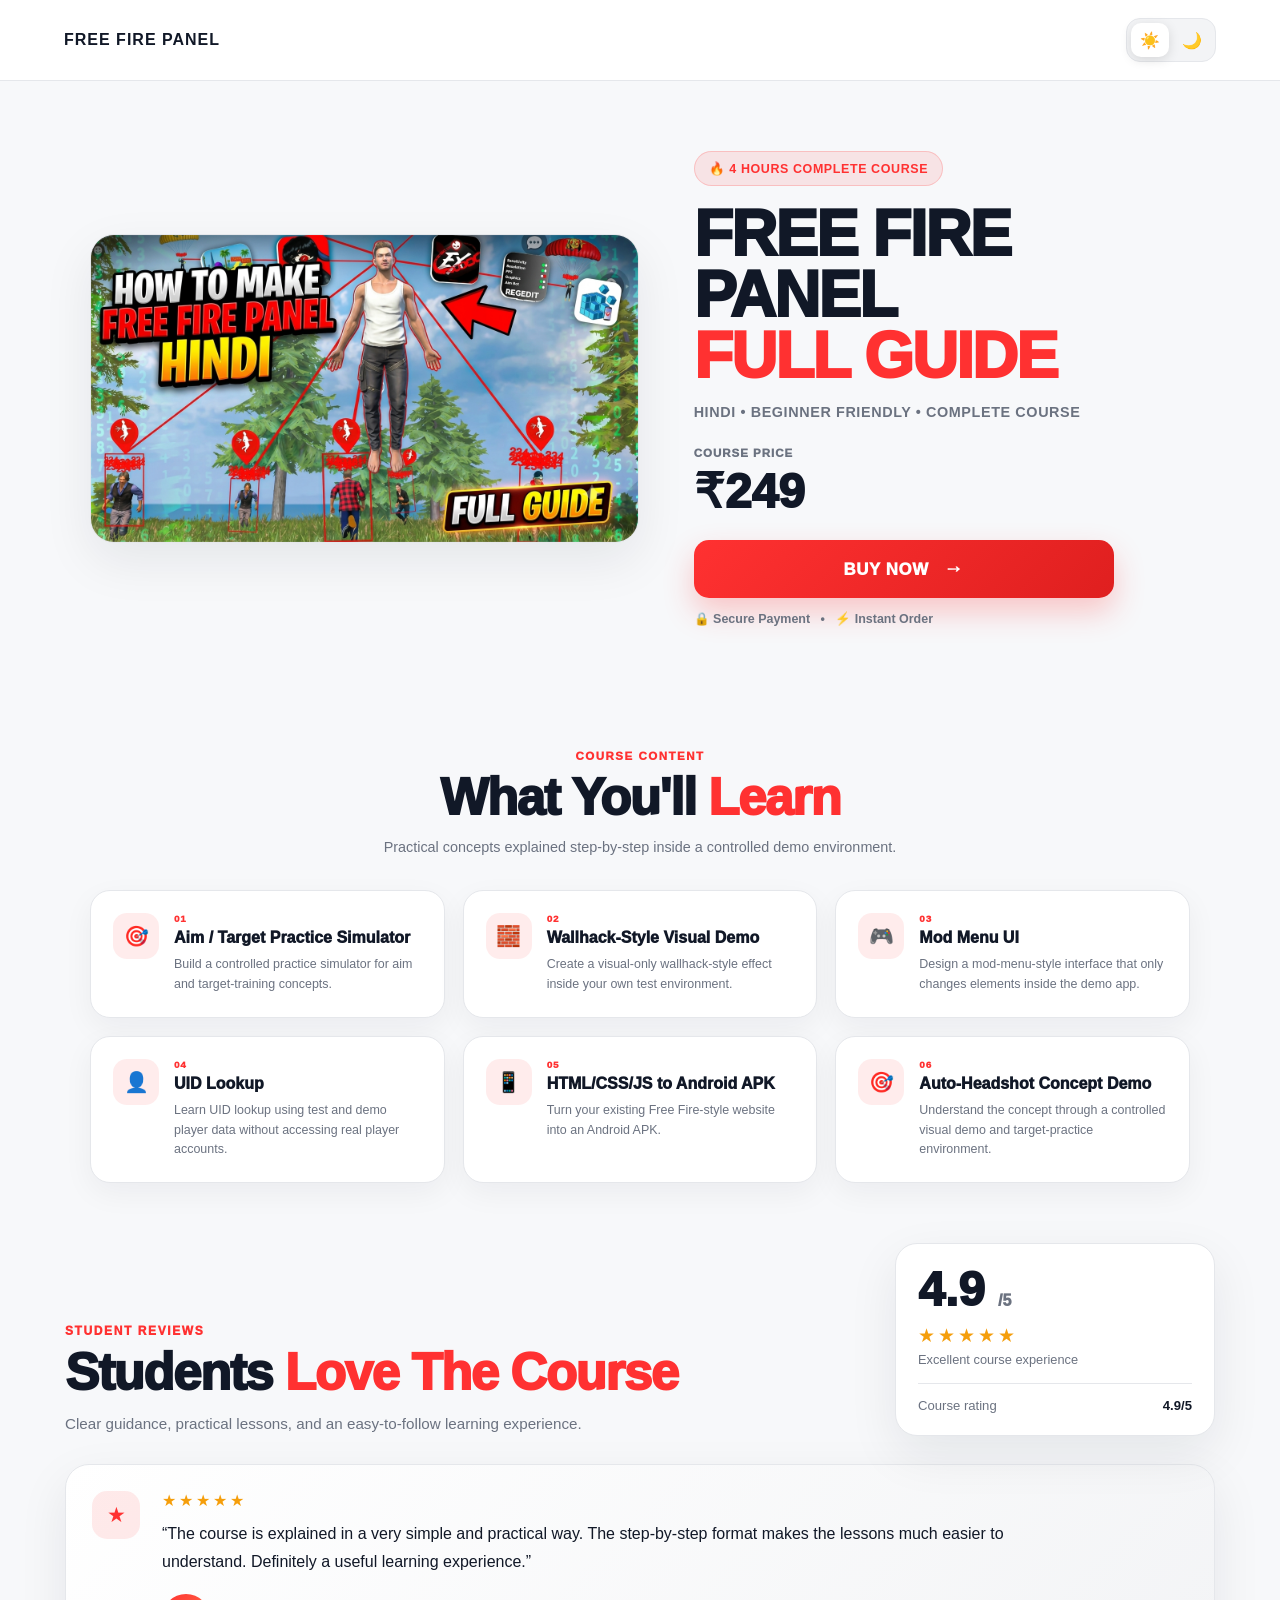
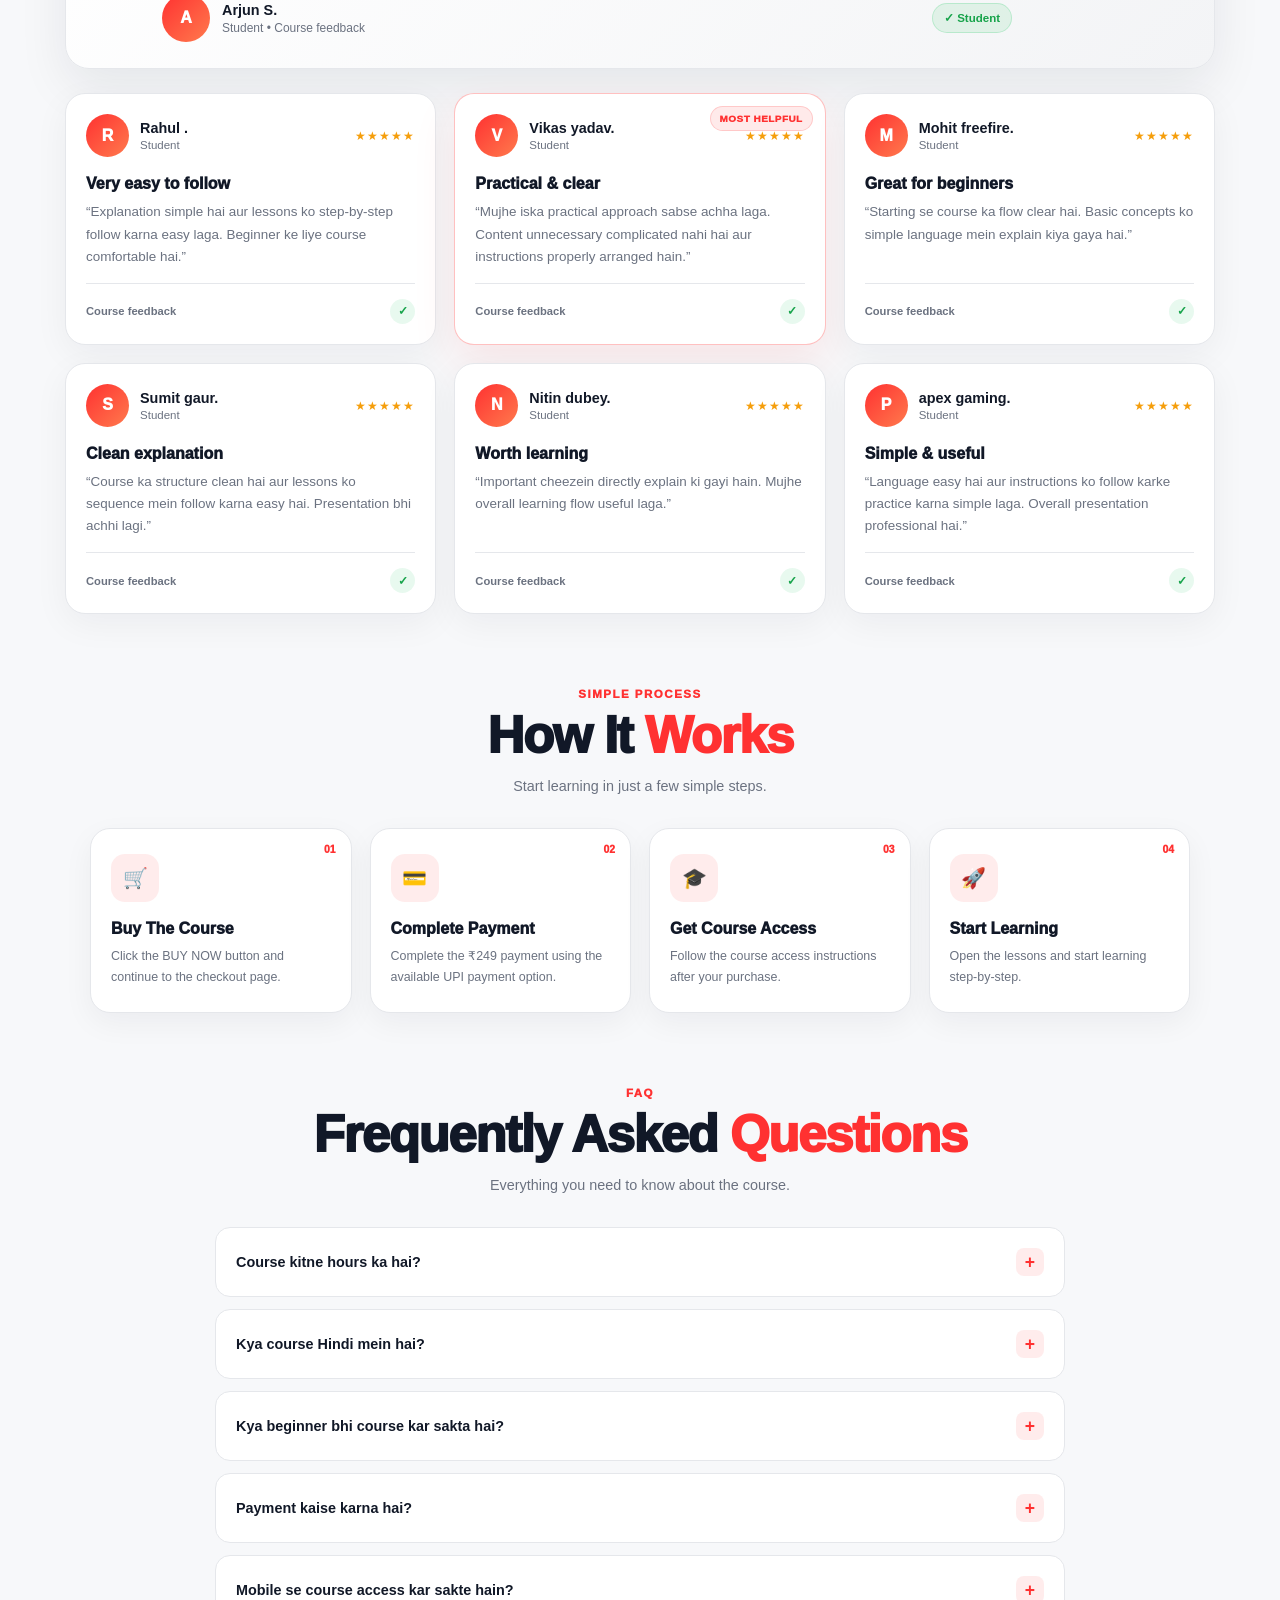
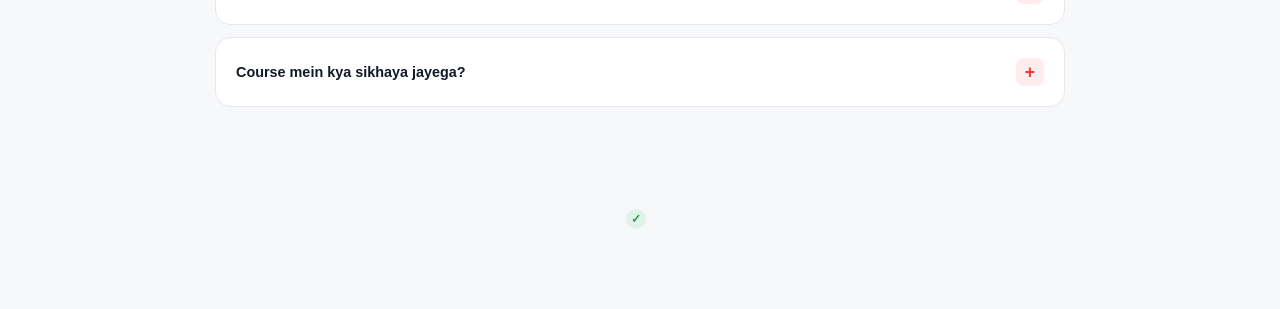
<file: index.html>
<!DOCTYPE html>
<html lang="en">
<head>
  <meta charset="UTF-8">
  <meta name="viewport" content="width=device-width, initial-scale=1.0">

  <title>Free Fire Panel Course</title>

  <link rel="stylesheet" href="style.css">
</head>

<body>

  <!-- =========================
       TOP BAR
  ========================== -->

  <header class="topbar">
    <div class="brand">
      FREE FIRE PANEL
    </div>

    <div class="theme-switcher" aria-label="Theme selector">
      <button
        type="button"
        class="theme-option active"
        id="lightTheme"
        title="Light mode">
        ☀️
      </button>

      <button
        type="button"
        class="theme-option"
        id="darkTheme"
        title="Dark mode">
        🌙
      </button>
    </div>
  </header>


  <!-- =========================
       HERO / COURSE SECTION
  ========================== -->

  <main class="home">

    <div class="container">

      <!-- Thumbnail -->
      <div class="thumbnail-card">
        <img
          src="Gemini_Generated_Image_s88ifys88ifys88i.png"
          alt="Free Fire Panel Course">
      </div>


      <!-- Course Info -->
      <div class="course-info">

        <div class="course-badge">
          🔥 4 HOURS COMPLETE COURSE
        </div>

        <h1>
          FREE FIRE PANEL
          <br>
          <span>FULL GUIDE</span>
        </h1>

        <p class="language">
          HINDI • BEGINNER FRIENDLY • COMPLETE COURSE
        </p>


        <div class="price">
          <small>COURSE PRICE</small>
          ₹249
        </div>


        <button
          class="buy-btn"
          onclick="buyNow()">

          BUY NOW

          <span>→</span>

        </button>


        <div class="secure">
          🔒 Secure Payment
          &nbsp; • &nbsp;
          ⚡ Instant Order
        </div>

      </div>

    </div>

  </main>

<section class="learn-section">

  <div class="section-heading">
    <span class="section-kicker">COURSE CONTENT</span>

    <h2>
      What You'll <span>Learn</span>
    </h2>

    <p>
      Practical concepts explained step-by-step inside
      a controlled demo environment.
    </p>
  </div>

  <div class="learn-grid">

    <div class="learn-card">
      <div class="learn-icon">🎯</div>
      <div>
        <span class="learn-number">01</span>
        <h3>Aim / Target Practice Simulator</h3>
        <p>
          Build a controlled practice simulator for
          aim and target-training concepts.
        </p>
      </div>
    </div>

    <div class="learn-card">
      <div class="learn-icon">🧱</div>
      <div>
        <span class="learn-number">02</span>
        <h3>Wallhack-Style Visual Demo</h3>
        <p>
          Create a visual-only wallhack-style effect
          inside your own test environment.
        </p>
      </div>
    </div>

    <div class="learn-card">
      <div class="learn-icon">🎮</div>
      <div>
        <span class="learn-number">03</span>
        <h3>Mod Menu UI</h3>
        <p>
          Design a mod-menu-style interface that only
          changes elements inside the demo app.
        </p>
      </div>
    </div>

    <div class="learn-card">
      <div class="learn-icon">👤</div>
      <div>
        <span class="learn-number">04</span>
        <h3>UID Lookup</h3>
        <p>
          Learn UID lookup using test and demo player
          data without accessing real player accounts.
        </p>
      </div>
    </div>

    <div class="learn-card">
      <div class="learn-icon">📱</div>
      <div>
        <span class="learn-number">05</span>
        <h3>HTML/CSS/JS to Android APK</h3>
        <p>
          Turn your existing Free Fire-style website
          into an Android APK.
        </p>
      </div>
    </div>

    <div class="learn-card">
      <div class="learn-icon">🎯</div>
      <div>
        <span class="learn-number">06</span>
        <h3>Auto-Headshot Concept Demo</h3>
        <p>
          Understand the concept through a controlled
          visual demo and target-practice environment.
        </p>
      </div>
    </div>

  </div>

</section>
  <!-- =========================
       PREMIUM REVIEWS
  ========================== -->

  <section class="student-reviews">

    <div class="reviews-wrap">


      <!-- Heading -->
      <div class="reviews-top">

        <div class="reviews-heading">

          <span class="reviews-kicker">
            STUDENT REVIEWS
          </span>

          <h2>
            Students
            <span>Love The Course</span>
          </h2>

          <p>
            Clear guidance, practical lessons,
            and an easy-to-follow learning experience.
          </p>

        </div>


        <!-- Rating -->
        <div class="rating-box">

          <div class="rating-score">
            4.9
            <small>/5</small>
          </div>

          <div class="rating-stars">
            ★★★★★
          </div>

          <div class="rating-caption">
            Excellent course experience
          </div>

          <div class="rating-line">

            <span>Course rating</span>

            <strong>4.9/5</strong>

          </div>

        </div>

      </div>


      <!-- Highlighted Review -->
      <div class="reviews-highlight">

        <div class="highlight-icon">
          ★
        </div>

        <div class="highlight-content">

          <div class="highlight-stars">
            ★★★★★
          </div>

          <p>
            “The course is explained in a very simple
            and practical way. The step-by-step format
            makes the lessons much easier to understand.
            Definitely a useful learning experience.”
          </p>


          <div class="highlight-user">

            <div class="review-avatar big">
              A
            </div>

            <div>
              <strong>Arjun S.</strong>

              <span>
                Student • Course feedback
              </span>
            </div>

            <div class="review-badge">
              ✓ Student
            </div>

          </div>

        </div>

      </div>


      <!-- Review Cards -->
      <div class="reviews-grid">


        <article class="review-card">

          <div class="review-card-top">

            <div class="review-avatar">
              R
            </div>

            <div class="review-person">
              <strong>Rahul .</strong>
              <span>Student</span>
            </div>

            <div class="review-mini-stars">
              ★★★★★
            </div>

          </div>


          <div class="review-card-body">

            <h3>
              Very easy to follow
            </h3>

            <p>
              “Explanation simple hai aur lessons
              ko step-by-step follow karna easy laga.
              Beginner ke liye course comfortable hai.”
            </p>

          </div>


          <div class="review-card-bottom">

            <span class="feedback-tag">
              Course feedback
            </span>

            <span class="review-check">
              ✓
            </span>

          </div>

        </article>



        <article class="review-card featured-review">

          <div class="featured-label">
            MOST HELPFUL
          </div>

          <div class="review-card-top">

            <div class="review-avatar">
              V
            </div>

            <div class="review-person">
              <strong>Vikas yadav.</strong>
              <span>Student</span>
            </div>

            <div class="review-mini-stars">
              ★★★★★
            </div>

          </div>


          <div class="review-card-body">

            <h3>
              Practical &amp; clear
            </h3>

            <p>
              “Mujhe iska practical approach
              sabse achha laga. Content unnecessary
              complicated nahi hai aur instructions
              properly arranged hain.”
            </p>

          </div>


          <div class="review-card-bottom">

            <span class="feedback-tag">
              Course feedback
            </span>

            <span class="review-check">
              ✓
            </span>

          </div>

        </article>



        <article class="review-card">

          <div class="review-card-top">

            <div class="review-avatar">
              M
            </div>

            <div class="review-person">
              <strong>Mohit freefire.</strong>
              <span>Student</span>
            </div>

            <div class="review-mini-stars">
              ★★★★★
            </div>

          </div>


          <div class="review-card-body">

            <h3>
              Great for beginners
            </h3>

            <p>
              “Starting se course ka flow clear hai.
              Basic concepts ko simple language mein
              explain kiya gaya hai.”
            </p>

          </div>


          <div class="review-card-bottom">

            <span class="feedback-tag">
              Course feedback
            </span>

            <span class="review-check">
              ✓
            </span>

          </div>

        </article>



        <article class="review-card">

          <div class="review-card-top">

            <div class="review-avatar">
              S
            </div>

            <div class="review-person">
              <strong>Sumit gaur.</strong>
              <span>Student</span>
            </div>

            <div class="review-mini-stars">
              ★★★★★
            </div>

          </div>


          <div class="review-card-body">

            <h3>
              Clean explanation
            </h3>

            <p>
              “Course ka structure clean hai aur
              lessons ko sequence mein follow karna
              easy hai. Presentation bhi achhi lagi.”
            </p>

          </div>


          <div class="review-card-bottom">

            <span class="feedback-tag">
              Course feedback
            </span>

            <span class="review-check">
              ✓
            </span>

          </div>

        </article>



        <article class="review-card">

          <div class="review-card-top">

            <div class="review-avatar">
              N
            </div>

            <div class="review-person">
              <strong>Nitin dubey.</strong>
              <span>Student</span>
            </div>

            <div class="review-mini-stars">
              ★★★★★
            </div>

          </div>


          <div class="review-card-body">

            <h3>
              Worth learning
            </h3>

            <p>
              “Important cheezein directly explain
              ki gayi hain. Mujhe overall learning
              flow useful laga.”
            </p>

          </div>


          <div class="review-card-bottom">

            <span class="feedback-tag">
              Course feedback
            </span>

            <span class="review-check">
              ✓
            </span>

          </div>

        </article>



        <article class="review-card">

          <div class="review-card-top">

            <div class="review-avatar">
              P
            </div>

            <div class="review-person">
              <strong>apex gaming.</strong>
              <span>Student</span>
            </div>

            <div class="review-mini-stars">
              ★★★★★
            </div>

          </div>


          <div class="review-card-body">

            <h3>
              Simple &amp; useful
            </h3>

            <p>
              “Language easy hai aur instructions
              ko follow karke practice karna simple laga.
              Overall presentation professional hai.”
            </p>

          </div>


          <div class="review-card-bottom">

            <span class="feedback-tag">
              Course feedback
            </span>

            <span class="review-check">
              ✓
            </span>

          </div>

        </article>

      </div>

<!-- =========================
     HOW IT WORKS
========================= -->

<section class="how-section">

  <div class="section-heading">
    <span class="section-kicker">SIMPLE PROCESS</span>

    <h2>
      How It <span>Works</span>
    </h2>

    <p>
      Start learning in just a few simple steps.
    </p>
  </div>

  <div class="how-grid">

    <div class="how-card">
      <div class="how-number">01</div>

      <div class="how-icon">🛒</div>

      <h3>Buy The Course</h3>

      <p>
        Click the BUY NOW button and continue
        to the checkout page.
      </p>
    </div>


    <div class="how-card">
      <div class="how-number">02</div>

      <div class="how-icon">💳</div>

      <h3>Complete Payment</h3>

      <p>
        Complete the ₹249 payment using the
        available UPI payment option.
      </p>
    </div>


    <div class="how-card">
      <div class="how-number">03</div>

      <div class="how-icon">🎓</div>

      <h3>Get Course Access</h3>

      <p>
        Follow the course access instructions
        after your purchase.
      </p>
    </div>


    <div class="how-card">
      <div class="how-number">04</div>

      <div class="how-icon">🚀</div>

      <h3>Start Learning</h3>

      <p>
        Open the lessons and start learning
        step-by-step.
      </p>
    </div>

  </div>
<!-- =========================
     FAQ
========================= -->

<section class="faq-section">

  <div class="section-heading">
    <span class="section-kicker">FAQ</span>

    <h2>
      Frequently Asked <span>Questions</span>
    </h2>

    <p>
      Everything you need to know about the course.
    </p>
  </div>


  <div class="faq-wrap">


    <div class="faq-item">

      <button class="faq-question">
        <span>Course kitne hours ka hai?</span>
        <span class="faq-plus">+</span>
      </button>

      <div class="faq-answer">
        <p>
          Course mein approximately 4 hours ka
          structured learning content diya gaya hai.
        </p>
      </div>

    </div>


    <div class="faq-item">

      <button class="faq-question">
        <span>Kya course Hindi mein hai?</span>
        <span class="faq-plus">+</span>
      </button>

      <div class="faq-answer">
        <p>
          Haan, course ko Hindi aur easy language
          mein beginner-friendly format mein explain kiya gaya hai.
        </p>
      </div>

    </div>


    <div class="faq-item">

      <button class="faq-question">
        <span>Kya beginner bhi course kar sakta hai?</span>
        <span class="faq-plus">+</span>
      </button>

      <div class="faq-answer">
        <p>
          Haan. Course ka structure basic se
          step-by-step learning ke liye designed hai.
        </p>
      </div>

    </div>


    <div class="faq-item">

      <button class="faq-question">
        <span>Payment kaise karna hai?</span>
        <span class="faq-plus">+</span>
      </button>

      <div class="faq-answer">
        <p>
          BUY NOW par click karke payment page par
          jao aur available UPI QR ya UPI ID use karo.
        </p>
      </div>

    </div>


    <div class="faq-item">

      <button class="faq-question">
        <span>Mobile se course access kar sakte hain?</span>
        <span class="faq-plus">+</span>
      </button>

      <div class="faq-answer">
        <p>
          Haan, website aur course interface mobile
          screens ke liye responsive hai.
        </p>
      </div>

    </div>


    <div class="faq-item">

      <button class="faq-question">
        <span>Course mein kya sikhaya jayega?</span>
        <span class="faq-plus">+</span>
      </button>

      <div class="faq-answer">
        <p>
          Course mein controlled demo environment,
          UI concepts, test/demo UID lookup, APK conversion
          aur target-practice concepts cover kiye ja sakte hain.
        </p>
      </div>

    </div>


  </div>

</section>
</section>
      <!-- Demo Notice -->
      <div class="reviews-note">

        <span class="reviews-note-icon">
          ✓
        </span>

        <span>
        </span>

      </div>

    </div>

  </section>


  <script src="script.js"></script>
<!-- MOBILE STICKY BUY BAR -->

<div class="mobile-buy-bar">

  <div class="mobile-price">
    <small>COURSE PRICE</small>
    <strong>₹249</strong>
  </div>

  <button onclick="buyNow()">
    BUY NOW
    <span>→</span>
  </button>

</div>


<script src="script.js"></script>
<!-- =========================
     DEMO ACTIVITY POPUP
========================= -->

<div class="activity-popup" id="activityPopup">

  <div class="activity-icon" id="activityIcon">
    🎮
  </div>

  <div class="activity-content">

    <div class="activity-title">
      LIVE DEMO ACTIVITY
    </div>

    <div class="activity-text" id="activityText">
      Demon Gaming from Delhi just purchased this course
    </div>

  </div>

  <button
    class="activity-close"
    id="activityClose"
    aria-label="Close">
    ×
  </button>

</div>
</body>
</html>
</body>
</html>
</file>
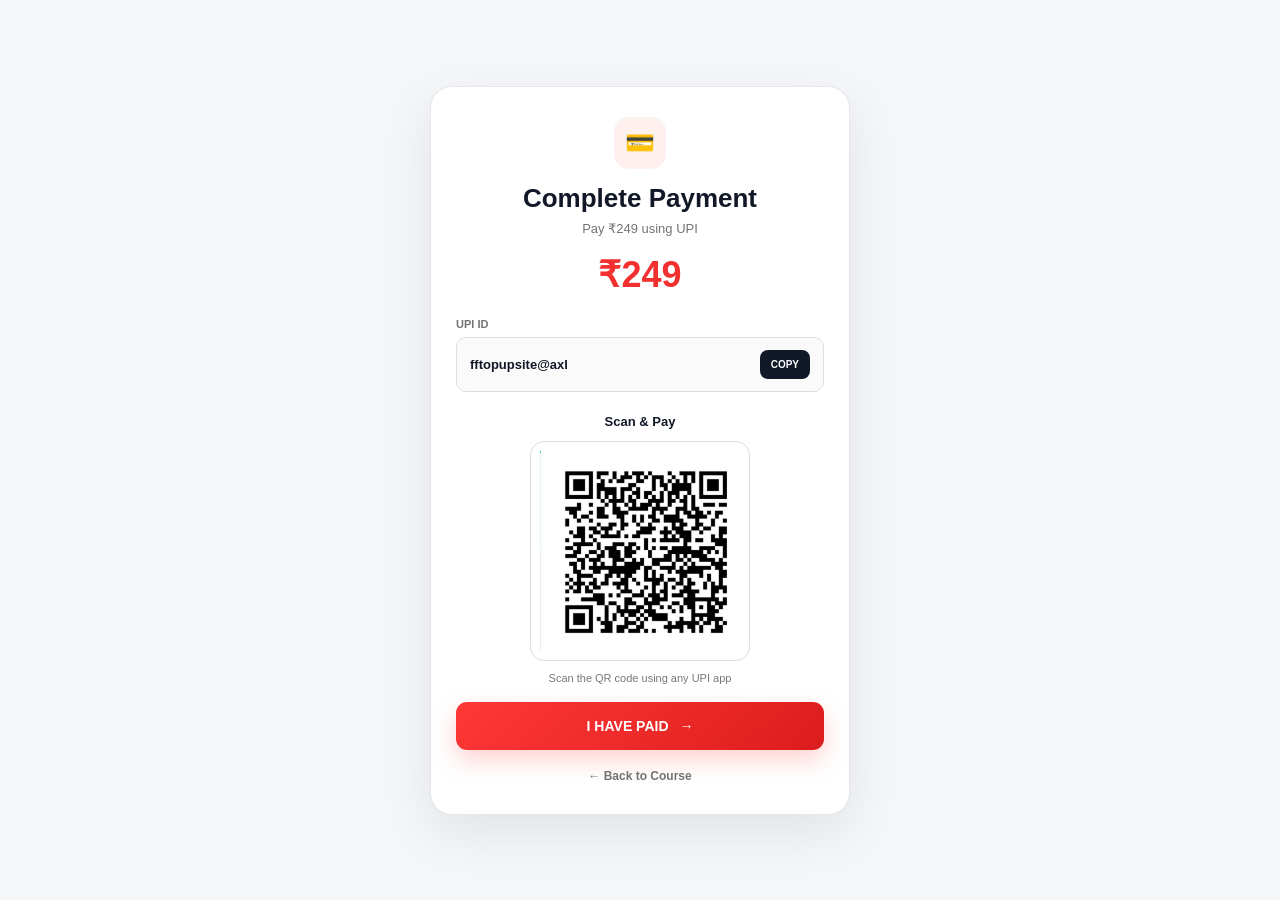
<file: payment.html>
<!DOCTYPE html>
<html lang="en">
<head>
  <meta charset="UTF-8">
  <meta name="viewport" content="width=device-width, initial-scale=1.0">

  <title>Complete Payment</title>

  <link rel="stylesheet" href="payment.css">
</head>

<body>

  <div class="payment-page">

    <div class="payment-card">

      <div class="top-icon">💳</div>

      <h1>Complete Payment</h1>

      <p class="subtitle">
        Pay ₹249 using UPI
      </p>

      <div class="amount">
        ₹249
      </div>

      <div class="upi-label">
        UPI ID
      </div>

      <div class="upi-box">

        <span id="upiId">
          fftopupsite@axl
        </span>

        <button id="copyBtn">
          COPY
        </button>

      </div>

      <div class="qr-title">
        Scan & Pay
      </div>

      <div class="qr-box">

        <img src="qr.png" alt="UPI QR Code">

      </div>

      <p class="scan-text">
        Scan the QR code using any UPI app
      </p>

      <button
        class="paid-btn"
        id="paidBtn">

        I HAVE PAID
        <span>→</span>

      </button>

      <div
        class="payment-error"
        id="paymentError">

        ❌ Please complete payment first.

      </div>

      <a href="index.html" class="back-btn">
        ← Back to Course
      </a>

    </div>

  </div>

  <script src="payment.js"></script>

</body>
</html>
</file>
<file: style.css>
/* =========================
   ROOT / THEME
========================= */

:root{
  --bg:#f7f8fa;
  --text:#111827;
  --muted:#6b7280;
  --card-bg:#ffffff;
  --border:#e5e7eb;
  --soft:#f3f4f6;
  --accent:#ff3131;
  --accent-dark:#df1f1f;
  --shadow:0 18px 50px rgba(15,23,42,.08);
}

html.dark{
  --bg:#070b12;
  --text:#f9fafb;
  --muted:#9ca3af;
  --card-bg:#111827;
  --border:#243247;
  --soft:#182233;
  --accent:#ff3b3b;
  --accent-dark:#e51e1e;
  --shadow:0 22px 60px rgba(0,0,0,.35);
}


/* =========================
   GLOBAL
========================= */

*{
  box-sizing:border-box;
  margin:0;
  padding:0;
}

html{
  scroll-behavior:smooth;
}

body{
  font-family:
    Inter,
    Arial,
    Helvetica,
    sans-serif;

  background:var(--bg);
  color:var(--text);

  transition:
    background .3s ease,
    color .3s ease;
}


/* =========================
   TOP BAR
========================= */

.topbar{
  width:100%;

  display:flex;
  align-items:center;
  justify-content:space-between;

  padding:18px 5%;

  border-bottom:1px solid var(--border);

  background:var(--card-bg);

  position:sticky;
  top:0;
  z-index:100;

  transition:
    background .3s ease,
    border-color .3s ease;
}

.brand{
  font-size:1rem;
  font-weight:900;
  letter-spacing:1px;
}


/* =========================
   THEME SWITCHER
========================= */

.theme-switcher{
  display:flex;
  align-items:center;
  gap:4px;

  padding:4px;

  background:var(--soft);

  border:1px solid var(--border);

  border-radius:14px;
}

.theme-option{
  width:38px;
  height:34px;

  border:none;
  border-radius:10px;

  background:transparent;

  display:flex;
  align-items:center;
  justify-content:center;

  font-size:1rem;

  cursor:pointer;

  transition:
    background .25s ease,
    transform .2s ease,
    box-shadow .25s ease;
}

.theme-option:hover{
  transform:translateY(-1px);
}

.theme-option.active{
  background:var(--card-bg);

  box-shadow:
    0 3px 12px rgba(0,0,0,.12);
}

html.dark .theme-option.active{
  background:#243247;
}


/* =========================
   HOME
========================= */

.home{
  min-height:auto;

  padding:70px 20px 50px;
}

.container{
  width:min(1100px,100%);

  margin:auto;

  display:grid;

  grid-template-columns:
    1.05fr
    .95fr;

  gap:55px;

  align-items:center;
}


/* =========================
   THUMBNAIL
========================= */

.thumbnail-card{
  overflow:hidden;

  border-radius:24px;

  background:var(--card-bg);

  border:1px solid var(--border);

  box-shadow:var(--shadow);

  position:relative;
}

.thumbnail-card::after{
  content:"";

  position:absolute;

  inset:0;

  border-radius:24px;

  box-shadow:
    inset 0 0 0 1px rgba(255,255,255,.05);

  pointer-events:none;
}

.thumbnail-card img{
  width:100%;
  display:block;

  aspect-ratio:16/9;

  object-fit:cover;
}


/* =========================
   COURSE INFO
========================= */

.course-info{
  display:flex;
  flex-direction:column;
  align-items:flex-start;
}

.course-badge{
  display:inline-flex;

  align-items:center;

  padding:9px 14px;

  border-radius:999px;

  background:
    rgba(255,49,49,.10);

  color:var(--accent);

  border:1px solid rgba(255,49,49,.20);

  font-size:.78rem;

  font-weight:900;

  letter-spacing:.6px;

  margin-bottom:18px;
}

.course-info h1{
  font-size:
    clamp(2.4rem,5vw,4.8rem);

  line-height:.95;

  font-weight:1000;

  letter-spacing:-2px;

  margin-bottom:18px;
}

.course-info h1 span{
  color:var(--accent);
}

.language{
  color:var(--muted);

  font-size:.9rem;

  font-weight:700;

  letter-spacing:.6px;

  margin-bottom:28px;
}


/* =========================
   PRICE
========================= */

.price{
  font-size:3rem;

  font-weight:1000;

  line-height:1;

  margin-bottom:24px;
}

.price small{
  display:block;

  font-size:.72rem;

  color:var(--muted);

  letter-spacing:1px;

  margin-bottom:8px;
}


/* =========================
   BUY BUTTON
========================= */

.buy-btn{
  width:100%;

  max-width:420px;

  border:none;

  padding:18px 24px;

  border-radius:15px;

  background:
    linear-gradient(
      135deg,
      var(--accent),
      var(--accent-dark)
    );

  color:white;

  font-size:1.05rem;

  font-weight:1000;

  letter-spacing:.6px;

  cursor:pointer;

  box-shadow:
    0 14px 30px rgba(255,49,49,.25);

  transition:
    transform .2s ease,
    box-shadow .2s ease;
}

.buy-btn span{
  margin-left:10px;

  font-size:1.2rem;
}

.buy-btn:hover{
  transform:translateY(-3px);

  box-shadow:
    0 18px 35px rgba(255,49,49,.32);
}

.secure{
  margin-top:13px;

  font-size:.78rem;

  color:var(--muted);

  font-weight:700;
}


/* =========================
   REVIEWS SECTION
========================= */

.student-reviews{
  padding:30px 20px 80px;
}

.reviews-wrap{
  width:min(1150px,100%);
  margin:auto;
}


/* =========================
   REVIEWS TOP
========================= */

.reviews-top{
  display:grid;

  grid-template-columns:
    1fr
    320px;

  gap:30px;

  align-items:end;

  margin-bottom:28px;
}

.reviews-kicker{
  color:var(--accent);

  font-size:.75rem;

  font-weight:1000;

  letter-spacing:1.6px;
}

.reviews-heading h2{
  font-size:
    clamp(2rem,4vw,3.4rem);

  line-height:1;

  font-weight:1000;

  letter-spacing:-1.5px;

  margin:8px 0 12px;
}

.reviews-heading h2 span{
  color:var(--accent);
}

.reviews-heading p{
  max-width:620px;

  color:var(--muted);

  line-height:1.7;

  font-size:.95rem;
}


/* =========================
   RATING BOX
========================= */

.rating-box{
  background:var(--card-bg);

  border:1px solid var(--border);

  border-radius:22px;

  padding:22px;

  box-shadow:var(--shadow);
}

.rating-score{
  font-size:3rem;

  line-height:1;

  font-weight:1000;
}

.rating-score small{
  font-size:1rem;

  color:var(--muted);
}

.rating-stars{
  color:#f59e0b;

  letter-spacing:3px;

  font-size:1.2rem;

  margin-top:10px;
}

.rating-caption{
  color:var(--muted);

  font-size:.8rem;

  margin-top:5px;
}

.rating-line{
  border-top:1px solid var(--border);

  margin-top:16px;

  padding-top:14px;

  display:flex;

  justify-content:space-between;

  color:var(--muted);

  font-size:.82rem;
}

.rating-line strong{
  color:var(--text);
}


/* =========================
   HIGHLIGHT REVIEW
========================= */

.reviews-highlight{
  display:flex;

  gap:22px;

  padding:26px;

  border-radius:24px;

  background:
    linear-gradient(
      135deg,
      var(--card-bg),
      var(--soft)
    );

  border:1px solid var(--border);

  box-shadow:var(--shadow);

  margin-bottom:24px;
}

.highlight-icon{
  width:48px;
  height:48px;

  flex:0 0 48px;

  display:flex;
  align-items:center;
  justify-content:center;

  border-radius:15px;

  background:
    rgba(255,49,49,.1);

  color:var(--accent);

  font-size:1.3rem;
}

.highlight-stars{
  color:#f59e0b;

  letter-spacing:3px;

  font-size:1rem;

  margin-bottom:10px;
}

.highlight-content p{
  color:var(--text);

  line-height:1.75;

  font-size:1rem;

  max-width:850px;
}

.highlight-user{
  display:flex;

  align-items:center;

  gap:12px;

  margin-top:18px;
}

.review-avatar{
  width:43px;
  height:43px;

  border-radius:50%;

  background:
    linear-gradient(
      135deg,
      var(--accent),
      #ff7a4d
    );

  color:#fff;

  display:flex;
  align-items:center;
  justify-content:center;

  font-weight:1000;

  flex:0 0 43px;
}

.review-avatar.big{
  width:48px;
  height:48px;

  flex-basis:48px;
}

.highlight-user strong{
  display:block;

  font-size:.9rem;
}

.highlight-user span{
  display:block;

  color:var(--muted);

  font-size:.75rem;

  margin-top:3px;
}

.review-badge{
  margin-left:auto;

  padding:7px 11px;

  border-radius:999px;

  background:
    rgba(34,197,94,.10);

  color:#16a34a;

  border:1px solid rgba(34,197,94,.2);

  font-size:.72rem;

  font-weight:900;
}


/* =========================
   REVIEWS GRID
========================= */

.reviews-grid{
  display:grid;

  grid-template-columns:
    repeat(3,1fr);

  gap:18px;
}


/* =========================
   REVIEW CARD
========================= */

.review-card{
  position:relative;

  padding:20px;

  border-radius:20px;

  background:var(--card-bg);

  border:1px solid var(--border);

  box-shadow:
    0 10px 35px rgba(15,23,42,.05);

  display:flex;

  flex-direction:column;

  min-height:240px;

  transition:
    transform .22s ease,
    box-shadow .22s ease,
    border-color .22s ease;
}

html.dark .review-card{
  box-shadow:
    0 12px 35px rgba(0,0,0,.2);
}

.review-card:hover{
  transform:translateY(-5px);

  box-shadow:
    0 18px 40px rgba(15,23,42,.10);

  border-color:
    rgba(255,49,49,.25);
}

.review-card-top{
  display:flex;

  align-items:center;

  gap:11px;
}

.review-person{
  min-width:0;
}

.review-person strong{
  display:block;

  font-size:.9rem;
}

.review-person span{
  display:block;

  color:var(--muted);

  font-size:.72rem;

  margin-top:3px;
}

.review-mini-stars{
  margin-left:auto;

  color:#f59e0b;

  font-size:.78rem;

  letter-spacing:1px;

  white-space:nowrap;
}


/* =========================
   REVIEW BODY
========================= */

.review-card-body{
  flex:1;

  padding-top:18px;
}

.review-card-body h3{
  font-size:1rem;

  font-weight:1000;

  margin-bottom:8px;
}

.review-card-body p{
  color:var(--muted);

  line-height:1.65;

  font-size:.84rem;
}


/* =========================
   REVIEW BOTTOM
========================= */

.review-card-bottom{
  display:flex;

  align-items:center;

  justify-content:space-between;

  padding-top:15px;

  margin-top:15px;

  border-top:1px solid var(--border);
}

.feedback-tag{
  color:var(--muted);

  font-size:.7rem;

  font-weight:800;
}

.review-check{
  width:25px;
  height:25px;

  border-radius:50%;

  display:flex;
  align-items:center;
  justify-content:center;

  background:
    rgba(34,197,94,.1);

  color:#16a34a;

  font-size:.75rem;

  font-weight:1000;
}


/* =========================
   FEATURED REVIEW
========================= */

.featured-review{
  border-color:
    rgba(255,49,49,.30);

  box-shadow:
    0 18px 45px rgba(255,49,49,.09);
}

.featured-label{
  position:absolute;

  top:12px;
  right:12px;

  padding:6px 9px;

  border-radius:999px;

  background:
    rgba(255,49,49,.10);

  color:var(--accent);

  border:1px solid
    rgba(255,49,49,.18);

  font-size:.62rem;

  font-weight:1000;

  letter-spacing:.5px;
}


/* =========================
   NOTICE
========================= */

.reviews-note{
  display:flex;

  align-items:center;

  justify-content:center;

  gap:8px;

  margin-top:20px;

  color:var(--muted);

  font-size:.72rem;

  text-align:center;
}

.reviews-note-icon{
  width:20px;
  height:20px;

  border-radius:50%;

  display:flex;
  align-items:center;
  justify-content:center;

  background:
    rgba(34,197,94,.1);

  color:#16a34a;

  font-weight:1000;

  flex:0 0 20px;
}


/* =========================
   MOBILE
========================= */

@media(max-width:900px){

  .container{
    grid-template-columns:1fr;

    gap:30px;
  }

  .course-info{
    align-items:center;

    text-align:center;
  }

  .buy-btn{
    max-width:500px;
  }

  .reviews-top{
    grid-template-columns:1fr;
  }

  .rating-box{
    max-width:420px;
  }

  .reviews-grid{
    grid-template-columns:
      repeat(2,1fr);
  }

}


@media(max-width:720px){

  .topbar{
    padding:14px 16px;
  }

  .brand{
    font-size:.82rem;
  }

  .theme-switcher{
    margin-left:auto;
  }

  .theme-option{
    width:35px;
    height:32px;
  }

  .home{
    padding:35px 15px 30px;
  }

  .thumbnail-card{
    border-radius:18px;
  }

  .thumbnail-card::after{
    border-radius:18px;
  }

  .course-info h1{
    font-size:
      clamp(2.2rem,12vw,3.5rem);

    letter-spacing:-1.5px;
  }

  .language{
    font-size:.72rem;

    line-height:1.6;
  }

  .price{
    font-size:2.6rem;
  }

  .student-reviews{
    padding:
      20px 15px 55px;
  }

  .reviews-heading h2{
    font-size:2.1rem;
  }

  .reviews-highlight{
    padding:20px;

    gap:14px;
  }

  .highlight-user{
    flex-wrap:wrap;
  }

  .review-badge{
    margin-left:0;
  }

  .reviews-grid{
    grid-template-columns:1fr;
  }

  .review-card{
    min-height:auto;
  }

}


@media(max-width:420px){

  .course-badge{
    font-size:.68rem;
  }

  .secure{
    font-size:.7rem;
  }

  .reviews-highlight{
    display:block;
  }

  .highlight-icon{
    margin-bottom:14px;
  }

}
/* =========================
   WHAT YOU'LL LEARN
========================= */

.learn-section{
  padding:70px 20px 30px;
}

.section-heading{
  text-align:center;
  max-width:700px;
  margin:0 auto 30px;
}

.section-kicker{
  color:var(--accent);
  font-size:.72rem;
  font-weight:1000;
  letter-spacing:1.5px;
}

.section-heading h2{
  margin-top:8px;
  font-size:clamp(2rem,4vw,3.2rem);
  line-height:1;
  font-weight:1000;
  letter-spacing:-1.5px;
}

.section-heading h2 span{
  color:var(--accent);
}

.section-heading p{
  margin-top:12px;
  color:var(--muted);
  font-size:.9rem;
  line-height:1.7;
}

.learn-grid{
  width:min(1100px,100%);
  margin:auto;

  display:grid;
  grid-template-columns:repeat(3,1fr);
  gap:18px;
}

.learn-card{
  display:flex;
  align-items:flex-start;
  gap:15px;

  padding:22px;

  background:var(--card-bg);

  border:1px solid var(--border);
  border-radius:20px;

  box-shadow:
    0 10px 30px rgba(15,23,42,.05);

  transition:
    transform .22s ease,
    box-shadow .22s ease,
    border-color .22s ease;
}

html.dark .learn-card{
  box-shadow:
    0 12px 35px rgba(0,0,0,.18);
}

.learn-card:hover{
  transform:translateY(-5px);

  border-color:
    rgba(255,49,49,.25);

  box-shadow:
    0 18px 40px rgba(15,23,42,.09);
}

.learn-icon{
  width:46px;
  height:46px;

  flex:0 0 46px;

  display:flex;
  align-items:center;
  justify-content:center;

  border-radius:14px;

  background:
    rgba(255,49,49,.09);

  font-size:1.25rem;
}

.learn-number{
  display:block;

  color:var(--accent);

  font-size:.62rem;
  font-weight:1000;

  letter-spacing:.8px;

  margin-bottom:4px;
}

.learn-card h3{
  font-size:1rem;
  font-weight:1000;

  line-height:1.25;
}

.learn-card p{
  margin-top:7px;

  color:var(--muted);

  font-size:.78rem;

  line-height:1.6;
}


/* =========================
   MOBILE
========================= */

@media(max-width:900px){

  .learn-grid{
    grid-template-columns:repeat(2,1fr);
  }

}

@media(max-width:600px){

  .learn-section{
    padding:
      50px 15px 25px;
  }

  .learn-grid{
    grid-template-columns:1fr 1fr;
    gap:12px;
  }

  .learn-card{
    display:block;
    padding:16px;
  }

  .learn-icon{
    margin-bottom:12px;
  }

  .learn-card h3{
    font-size:.86rem;
  }

  .learn-card p{
    font-size:.72rem;
  }

}

@media(max-width:420px){

  .learn-grid{
    grid-template-columns:1fr;
  }

}
/* =========================
   HOW IT WORKS
========================= */

.how-section{
  padding:70px 20px 30px;
}

.how-grid{
  width:min(1100px,100%);
  margin:auto;

  display:grid;
  grid-template-columns:repeat(4,1fr);
  gap:18px;
}

.how-card{
  position:relative;

  padding:25px 20px;

  background:var(--card-bg);

  border:1px solid var(--border);
  border-radius:20px;

  box-shadow:
    0 10px 30px rgba(15,23,42,.05);

  transition:.22s;
}

.how-card:hover{
  transform:translateY(-5px);

  border-color:
    rgba(255,49,49,.25);
}

.how-number{
  position:absolute;

  top:15px;
  right:15px;

  color:var(--accent);

  font-size:.65rem;
  font-weight:1000;
}

.how-icon{
  width:48px;
  height:48px;

  display:flex;
  align-items:center;
  justify-content:center;

  border-radius:14px;

  background:
    rgba(255,49,49,.09);

  font-size:1.25rem;

  margin-bottom:18px;
}

.how-card h3{
  font-size:1rem;
  font-weight:1000;
}

.how-card p{
  margin-top:8px;

  color:var(--muted);

  font-size:.78rem;

  line-height:1.65;
}


/* =========================
   FAQ
========================= */

.faq-section{
  padding:70px 20px 40px;
}

.faq-wrap{
  width:min(850px,100%);
  margin:auto;
}

.faq-item{
  background:var(--card-bg);

  border:1px solid var(--border);

  border-radius:15px;

  margin-bottom:12px;

  overflow:hidden;

  transition:border-color .2s ease;
}

.faq-item.open{
  border-color:
    rgba(255,49,49,.25);
}

.faq-question{
  width:100%;

  border:0;

  background:transparent;

  color:var(--text);

  padding:20px;

  display:flex;
  align-items:center;
  justify-content:space-between;

  text-align:left;

  font-size:.9rem;
  font-weight:900;

  cursor:pointer;
}

.faq-plus{
  width:28px;
  height:28px;

  flex:0 0 28px;

  display:flex;
  align-items:center;
  justify-content:center;

  border-radius:8px;

  background:
    rgba(255,49,49,.09);

  color:var(--accent);

  font-size:1.1rem;

  transition:.25s;
}

.faq-item.open .faq-plus{
  transform:rotate(45deg);
}

.faq-answer{
  max-height:0;

  overflow:hidden;

  transition:
    max-height .3s ease,
    padding .3s ease;
}

.faq-answer p{
  padding:
    0 20px 20px;

  color:var(--muted);

  font-size:.82rem;

  line-height:1.7;
}


/* =========================
   MOBILE BUY BAR
========================= */

.mobile-buy-bar{
  display:none;
}


/* =========================
   RESPONSIVE
========================= */

@media(max-width:900px){

  .how-grid{
    grid-template-columns:repeat(2,1fr);
  }

}

@media(max-width:600px){

  .how-section{
    padding:50px 15px 25px;
  }

  .how-grid{
    grid-template-columns:repeat(2,1fr);
    gap:12px;
  }

  .how-card{
    padding:17px;
  }

  .how-card h3{
    font-size:.84rem;
  }

  .how-card p{
    font-size:.7rem;
  }

  .faq-section{
    padding:50px 15px 100px;
  }

  .faq-question{
    padding:17px;
    font-size:.82rem;
  }

  .faq-answer p{
    padding:
      0 17px 17px;

    font-size:.75rem;
  }


  /* STICKY BAR */

  .mobile-buy-bar{
    position:fixed;

    left:10px;
    right:10px;
    bottom:10px;

    z-index:9999;

    display:flex;

    align-items:center;
    justify-content:space-between;

    gap:12px;

    padding:10px 11px 10px 15px;

    background:var(--card-bg);

    border:1px solid var(--border);

    border-radius:15px;

    box-shadow:
      0 10px 35px rgba(0,0,0,.18);
  }

  .mobile-price small{
    display:block;

    color:var(--muted);

    font-size:.57rem;

    font-weight:800;
  }

  .mobile-price strong{
    display:block;

    margin-top:2px;

    font-size:1.3rem;

    font-weight:1000;
  }

  .mobile-buy-bar button{
    border:0;

    padding:13px 22px;

    border-radius:11px;

    background:
      linear-gradient(
        135deg,
        var(--accent),
        var(--accent-dark)
      );

    color:#fff;

    font-size:.8rem;

    font-weight:1000;

    cursor:pointer;
  }

  .mobile-buy-bar button span{
    margin-left:5px;
  }

}
/* =========================
   DEMO ACTIVITY POPUP
========================= */

.activity-popup{
  position:fixed;

  top:22px;
  right:22px;

  width:340px;
  max-width:calc(100vw - 30px);

  display:flex;
  align-items:center;
  gap:12px;

  padding:12px 14px;

  background:var(--card-bg);

  border:1px solid var(--border);

  border-radius:15px;

  box-shadow:
    0 16px 45px rgba(0,0,0,.14);

  z-index:9998;

  opacity:0;
  visibility:hidden;

  transform:
    translateX(120%);

  transition:
    opacity .35s ease,
    transform .35s ease,
    visibility .35s ease;
}

.activity-popup.show{
  opacity:1;
  visibility:visible;

  transform:translateX(0);
}

.activity-icon{
  width:42px;
  height:42px;

  flex:0 0 42px;

  display:flex;
  align-items:center;
  justify-content:center;

  border-radius:12px;

  background:
    rgba(255,49,49,.10);

  font-size:20px;
}

.activity-content{
  min-width:0;
  flex:1;
}

.activity-title{
  color:var(--accent);

  font-size:9px;
  font-weight:1000;

  letter-spacing:1px;

  margin-bottom:4px;
}

.activity-text{
  color:var(--text);

  font-size:12px;
  font-weight:800;

  line-height:1.4;
}

.activity-close{
  width:25px;
  height:25px;

  border:0;

  background:transparent;

  color:var(--muted);

  font-size:20px;

  cursor:pointer;

  line-height:1;
}


/* MOBILE */

@media(max-width:600px){

  .activity-popup{
    top:12px;
    right:12px;
    left:12px;

    width:auto;

    padding:11px 12px;
  }

  .activity-text{
    font-size:11px;
  }

  .activity-icon{
    width:38px;
    height:38px;
    flex-basis:38px;
  }

}
</file>
<file: payment.css>
*{
  box-sizing:border-box;
  margin:0;
  padding:0;
}

body{
  font-family:Arial,Helvetica,sans-serif;

  background:#f5f6f8;

  color:#111827;
}

.payment-page{
  min-height:100vh;

  display:flex;
  align-items:center;
  justify-content:center;

  padding:20px;
}

.payment-card{
  width:100%;
  max-width:420px;

  background:#fff;

  border:1px solid #e5e7eb;

  border-radius:22px;

  padding:30px 25px;

  text-align:center;

  box-shadow:
    0 18px 50px rgba(0,0,0,.08);
}

.top-icon{
  width:52px;
  height:52px;

  margin:0 auto 14px;

  border-radius:15px;

  display:flex;
  align-items:center;
  justify-content:center;

  background:#fff0f0;

  font-size:24px;
}

.payment-card h1{
  font-size:26px;

  font-weight:900;
}

.subtitle{
  margin-top:7px;

  color:#737373;

  font-size:13px;
}

.amount{
  margin-top:18px;

  font-size:36px;

  font-weight:900;

  color:#f23030;
}

.upi-label{
  text-align:left;

  margin-top:22px;
  margin-bottom:7px;

  color:#737373;

  font-size:11px;

  font-weight:800;
}

.upi-box{
  display:flex;
  align-items:center;
  justify-content:space-between;

  gap:10px;

  padding:12px 13px;

  background:#fafafa;

  border:1px solid #dedede;

  border-radius:10px;
}

.upi-box span{
  font-size:13px;

  font-weight:800;

  text-align:left;

  word-break:break-all;
}

.upi-box button{
  border:0;

  padding:9px 11px;

  border-radius:8px;

  background:#111827;

  color:#fff;

  font-size:10px;

  font-weight:900;

  cursor:pointer;
}

.qr-title{
  margin-top:22px;

  margin-bottom:12px;

  font-size:13px;

  font-weight:900;
}

.qr-box{
  width:220px;
  height:220px;

  margin:auto;

  padding:9px;

  background:#fff;

  border:1px solid #dedede;

  border-radius:14px;
}

.qr-box img{
  width:100%;
  height:100%;

  object-fit:contain;

  display:block;
}

.scan-text{
  margin-top:11px;
  margin-bottom:18px;

  color:#777;

  font-size:11px;
}

.paid-btn{
  width:100%;

  border:0;

  padding:16px;

  border-radius:11px;

  background:
    linear-gradient(
      135deg,
      #ff3737,
      #dc1d1d
    );

  color:#fff;

  font-size:14px;

  font-weight:900;

  cursor:pointer;

  box-shadow:
    0 10px 25px rgba(255,45,45,.22);

  transition:.2s;
}

.paid-btn:hover{
  transform:translateY(-2px);
}

.paid-btn span{
  margin-left:7px;
}

.payment-error{
  display:none;

  margin-top:12px;

  padding:12px;

  border-radius:10px;

  background:#fff1f1;

  border:1px solid #ffcaca;

  color:#c51f1f;

  font-size:12px;

  font-weight:800;
}

.payment-error.show{
  display:block;
}

.back-btn{
  display:inline-block;

  margin-top:19px;

  color:#737373;

  text-decoration:none;

  font-size:12px;

  font-weight:700;
}

@media(max-width:480px){

  .payment-page{
    padding:12px;
  }

  .payment-card{
    padding:24px 17px;
  }

  .qr-box{
    width:205px;
    height:205px;
  }

}
</file>
